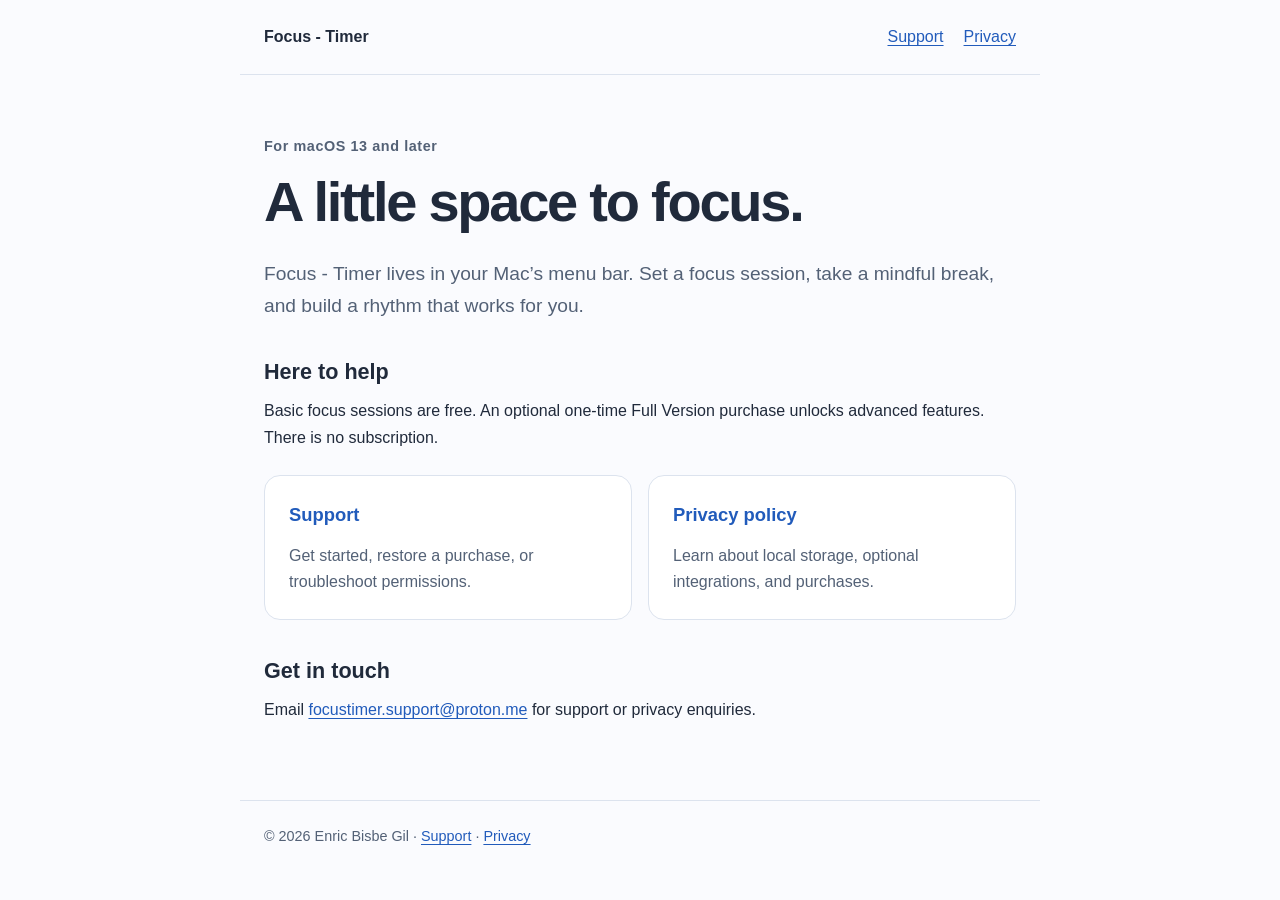
<file: index.html>
<!doctype html>
<html lang="en">
<head>
  <meta charset="utf-8">
  <meta name="viewport" content="width=device-width, initial-scale=1">
  <meta name="description" content="Support and privacy information for Focus - Timer, a macOS menu-bar focus timer.">
  <title>Focus - Timer</title>
  <link rel="stylesheet" href="styles.css">
</head>
<body>
  <a class="skip-link" href="#main">Skip to content</a>
  <header class="site-header">
    <a class="brand" href="./">Focus - Timer</a>
    <nav aria-label="Main navigation"><a href="support/">Support</a><a href="privacy/">Privacy</a></nav>
  </header>
  <main id="main">
    <p class="eyebrow">For macOS 13 and later</p>
    <h1>A little space to focus.</h1>
    <p class="lead">Focus - Timer lives in your Mac’s menu bar. Set a focus session, take a mindful break, and build a rhythm that works for you.</p>
    <section aria-labelledby="help-heading">
      <h2 id="help-heading">Here to help</h2>
      <p>Basic focus sessions are free. An optional one-time Full Version purchase unlocks advanced features. There is no subscription.</p>
      <div class="cards">
        <a class="card" href="support/"><h3>Support</h3><p>Get started, restore a purchase, or troubleshoot permissions.</p></a>
        <a class="card" href="privacy/"><h3>Privacy policy</h3><p>Learn about local storage, optional integrations, and purchases.</p></a>
      </div>
    </section>
    <section aria-labelledby="contact-heading">
      <h2 id="contact-heading">Get in touch</h2>
      <p>Email <a href="mailto:focustimer.support@proton.me">focustimer.support@proton.me</a> for support or privacy enquiries.</p>
    </section>
  </main>
  <footer>© 2026 Enric Bisbe Gil · <a href="support/">Support</a> · <a href="privacy/">Privacy</a></footer>
</body>
</html>
</file>
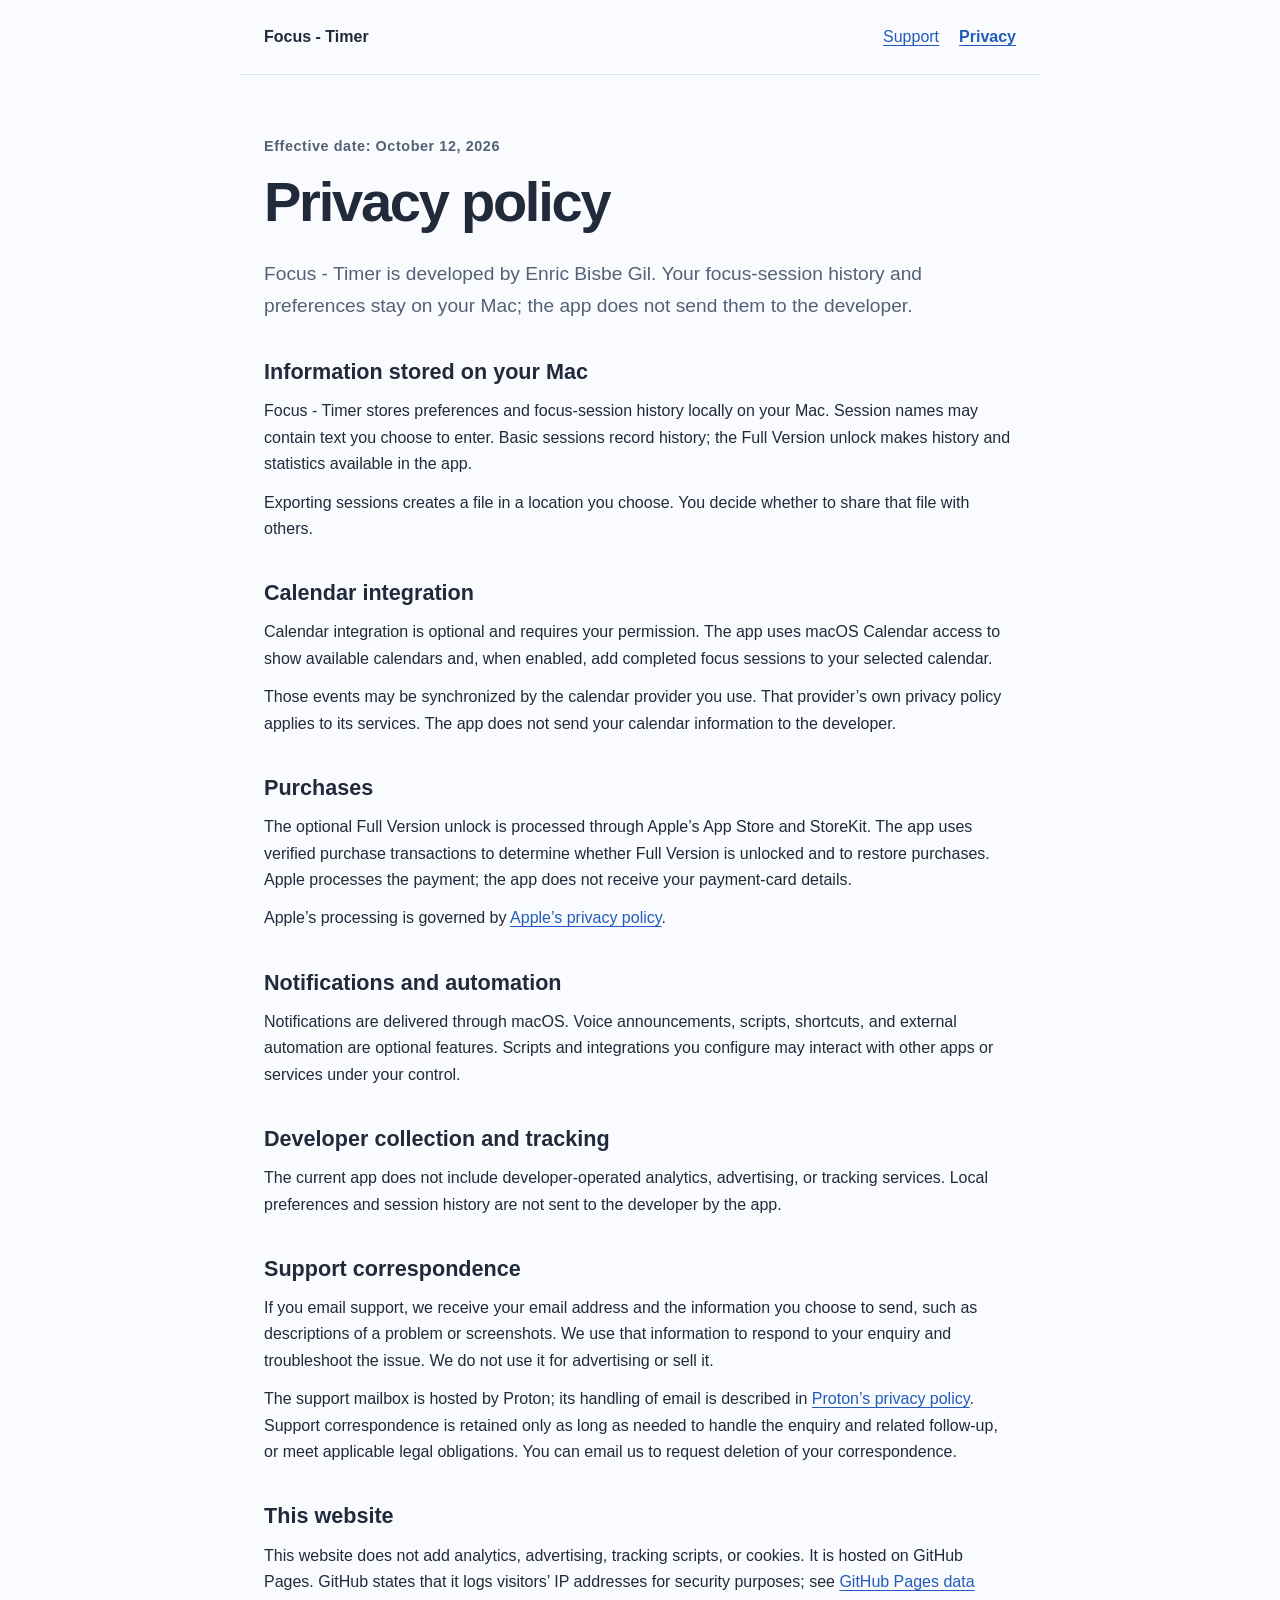
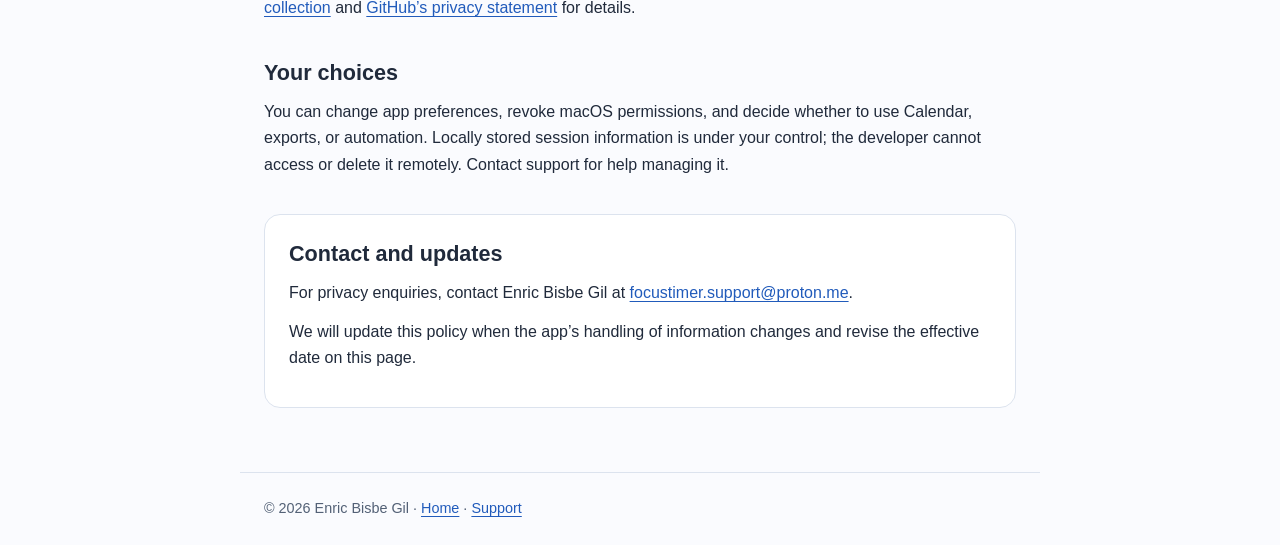
<file: privacy/index.html>
<!doctype html>
<html lang="en">
<head>
  <meta charset="utf-8">
  <meta name="viewport" content="width=device-width, initial-scale=1">
  <meta name="description" content="Focus - Timer privacy policy: local session history and preferences, Calendar permissions, Apple purchases, and support correspondence.">
  <title>Privacy policy · Focus - Timer</title>
  <link rel="stylesheet" href="../styles.css">
</head>
<body>
  <a class="skip-link" href="#main">Skip to content</a>
  <header class="site-header">
    <a class="brand" href="../">Focus - Timer</a>
    <nav aria-label="Main navigation"><a href="../support/">Support</a><a href="./" aria-current="page">Privacy</a></nav>
  </header>
  <main id="main">
    <p class="eyebrow">Effective date: October 12, 2026</p>
    <h1>Privacy policy</h1>
    <p class="lead">Focus - Timer is developed by Enric Bisbe Gil. Your focus-session history and preferences stay on your Mac; the app does not send them to the developer.</p>
    <section>
      <h2>Information stored on your Mac</h2>
      <p>Focus - Timer stores preferences and focus-session history locally on your Mac. Session names may contain text you choose to enter. Basic sessions record history; the Full Version unlock makes history and statistics available in the app.</p>
      <p>Exporting sessions creates a file in a location you choose. You decide whether to share that file with others.</p>
    </section>
    <section>
      <h2>Calendar integration</h2>
      <p>Calendar integration is optional and requires your permission. The app uses macOS Calendar access to show available calendars and, when enabled, add completed focus sessions to your selected calendar.</p>
      <p>Those events may be synchronized by the calendar provider you use. That provider’s own privacy policy applies to its services. The app does not send your calendar information to the developer.</p>
    </section>
    <section>
      <h2>Purchases</h2>
      <p>The optional Full Version unlock is processed through Apple’s App Store and StoreKit. The app uses verified purchase transactions to determine whether Full Version is unlocked and to restore purchases. Apple processes the payment; the app does not receive your payment-card details.</p>
      <p>Apple’s processing is governed by <a href="https://www.apple.com/legal/privacy/">Apple’s privacy policy</a>.</p>
    </section>
    <section>
      <h2>Notifications and automation</h2>
      <p>Notifications are delivered through macOS. Voice announcements, scripts, shortcuts, and external automation are optional features. Scripts and integrations you configure may interact with other apps or services under your control.</p>
    </section>
    <section>
      <h2>Developer collection and tracking</h2>
      <p>The current app does not include developer-operated analytics, advertising, or tracking services. Local preferences and session history are not sent to the developer by the app.</p>
    </section>
    <section>
      <h2>Support correspondence</h2>
      <p>If you email support, we receive your email address and the information you choose to send, such as descriptions of a problem or screenshots. We use that information to respond to your enquiry and troubleshoot the issue. We do not use it for advertising or sell it.</p>
      <p>The support mailbox is hosted by Proton; its handling of email is described in <a href="https://proton.me/legal/privacy">Proton’s privacy policy</a>. Support correspondence is retained only as long as needed to handle the enquiry and related follow-up, or meet applicable legal obligations. You can email us to request deletion of your correspondence.</p>
    </section>
    <section>
      <h2>This website</h2>
      <p>This website does not add analytics, advertising, tracking scripts, or cookies. It is hosted on GitHub Pages. GitHub states that it logs visitors’ IP addresses for security purposes; see <a href="https://docs.github.com/en/pages/getting-started-with-github-pages/about-github-pages#data-collection">GitHub Pages data collection</a> and <a href="https://docs.github.com/en/site-policy/privacy-policies/github-general-privacy-statement">GitHub’s privacy statement</a> for details.</p>
    </section>
    <section>
      <h2>Your choices</h2>
      <p>You can change app preferences, revoke macOS permissions, and decide whether to use Calendar, exports, or automation. Locally stored session information is under your control; the developer cannot access or delete it remotely. Contact support for help managing it.</p>
    </section>
    <section class="contact">
      <h2>Contact and updates</h2>
      <p>For privacy enquiries, contact Enric Bisbe Gil at <a href="mailto:focustimer.support@proton.me">focustimer.support@proton.me</a>.</p>
      <p>We will update this policy when the app’s handling of information changes and revise the effective date on this page.</p>
    </section>
  </main>
  <footer>© 2026 Enric Bisbe Gil · <a href="../">Home</a> · <a href="../support/">Support</a></footer>
</body>
</html>
</file>
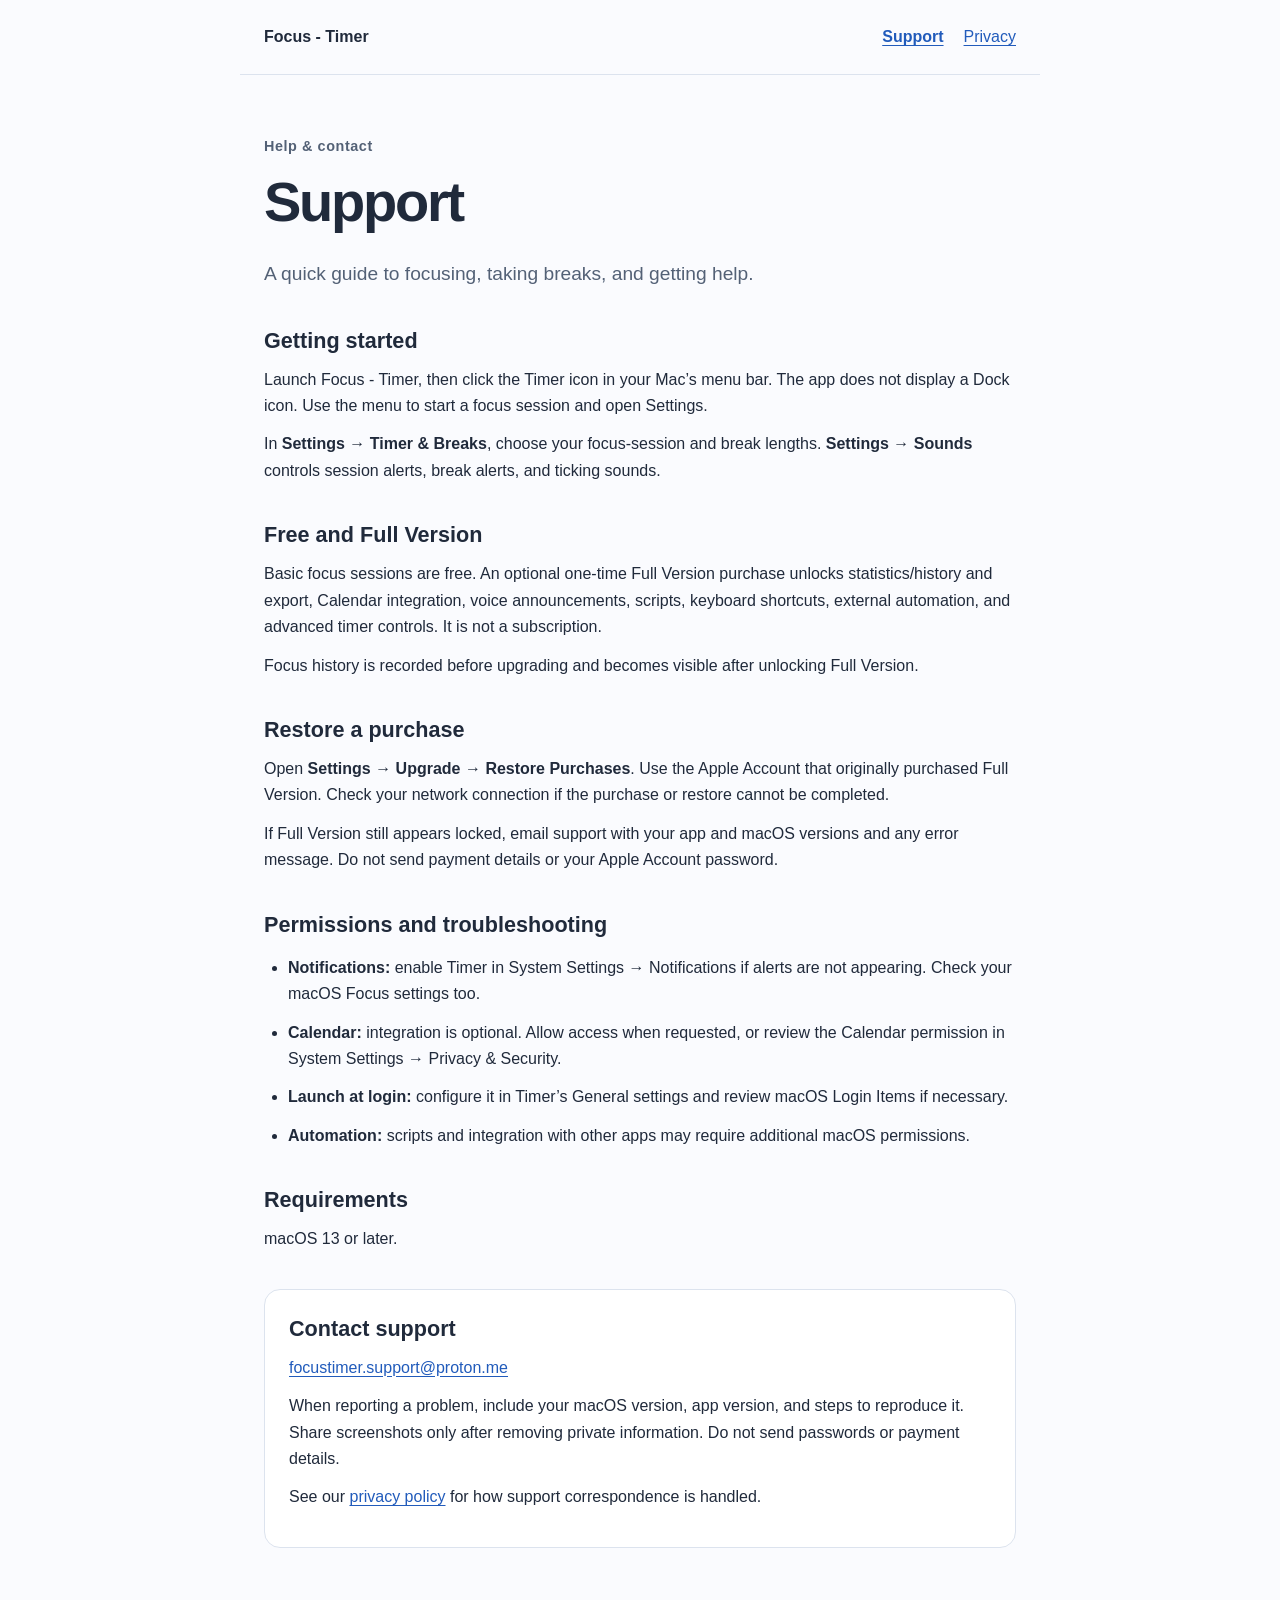
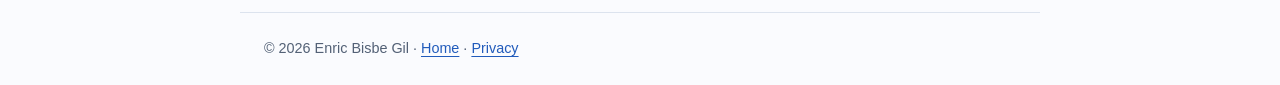
<file: support/index.html>
<!doctype html>
<html lang="en">
<head>
  <meta charset="utf-8">
  <meta name="viewport" content="width=device-width, initial-scale=1">
  <meta name="description" content="Help with Focus - Timer: getting started, restoring purchases, permissions, and contacting support.">
  <title>Support · Focus - Timer</title>
  <link rel="stylesheet" href="../styles.css">
</head>
<body>
  <a class="skip-link" href="#main">Skip to content</a>
  <header class="site-header">
    <a class="brand" href="../">Focus - Timer</a>
    <nav aria-label="Main navigation"><a href="./" aria-current="page">Support</a><a href="../privacy/">Privacy</a></nav>
  </header>
  <main id="main">
    <p class="eyebrow">Help &amp; contact</p>
    <h1>Support</h1>
    <p class="lead">A quick guide to focusing, taking breaks, and getting help.</p>
    <section>
      <h2>Getting started</h2>
      <p>Launch Focus - Timer, then click the Timer icon in your Mac’s menu bar. The app does not display a Dock icon. Use the menu to start a focus session and open Settings.</p>
      <p>In <strong>Settings → Timer &amp; Breaks</strong>, choose your focus-session and break lengths. <strong>Settings → Sounds</strong> controls session alerts, break alerts, and ticking sounds.</p>
    </section>
    <section>
      <h2>Free and Full Version</h2>
      <p>Basic focus sessions are free. An optional one-time Full Version purchase unlocks statistics/history and export, Calendar integration, voice announcements, scripts, keyboard shortcuts, external automation, and advanced timer controls. It is not a subscription.</p>
      <p>Focus history is recorded before upgrading and becomes visible after unlocking Full Version.</p>
    </section>
    <section>
      <h2>Restore a purchase</h2>
      <p>Open <strong>Settings → Upgrade → Restore Purchases</strong>. Use the Apple Account that originally purchased Full Version. Check your network connection if the purchase or restore cannot be completed.</p>
      <p>If Full Version still appears locked, email support with your app and macOS versions and any error message. Do not send payment details or your Apple Account password.</p>
    </section>
    <section>
      <h2>Permissions and troubleshooting</h2>
      <ul>
        <li><strong>Notifications:</strong> enable Timer in System Settings → Notifications if alerts are not appearing. Check your macOS Focus settings too.</li>
        <li><strong>Calendar:</strong> integration is optional. Allow access when requested, or review the Calendar permission in System Settings → Privacy &amp; Security.</li>
        <li><strong>Launch at login:</strong> configure it in Timer’s General settings and review macOS Login Items if necessary.</li>
        <li><strong>Automation:</strong> scripts and integration with other apps may require additional macOS permissions.</li>
      </ul>
    </section>
    <section><h2>Requirements</h2><p>macOS 13 or later.</p></section>
    <section class="contact">
      <h2>Contact support</h2>
      <p><a href="mailto:focustimer.support@proton.me">focustimer.support@proton.me</a></p>
      <p>When reporting a problem, include your macOS version, app version, and steps to reproduce it. Share screenshots only after removing private information. Do not send passwords or payment details.</p>
      <p>See our <a href="../privacy/">privacy policy</a> for how support correspondence is handled.</p>
    </section>
  </main>
  <footer>© 2026 Enric Bisbe Gil · <a href="../">Home</a> · <a href="../privacy/">Privacy</a></footer>
</body>
</html>
</file>
<file: styles.css>
:root {
  color-scheme: light dark;
  --background: #fafbfe;
  --surface: #ffffff;
  --text: #202a3b;
  --muted: #536176;
  --accent: #215bbb;
  --border: #dce3ee;
  font-family: -apple-system, BlinkMacSystemFont, "Segoe UI", sans-serif;
  line-height: 1.65;
}
* { box-sizing: border-box; }
body { margin: 0; background: var(--background); color: var(--text); }
a { color: var(--accent); text-underline-offset: 0.2em; overflow-wrap: anywhere; }
a:hover { text-decoration-thickness: 0.15em; }
a:focus-visible { outline: 3px solid var(--accent); outline-offset: 5px; border-radius: 3px; }
.site-header, main, footer { max-width: 800px; margin-inline: auto; padding-inline: 24px; }
.site-header { display: flex; align-items: center; justify-content: space-between; gap: 20px; padding-block: 24px; border-bottom: 1px solid var(--border); }
.brand { color: var(--text); font-weight: 750; text-decoration: none; }
nav { display: flex; gap: 20px; }
nav a[aria-current="page"] { font-weight: 700; }
main { padding-block: 48px 64px; }
.eyebrow { color: var(--muted); font-size: 0.9rem; font-weight: 650; letter-spacing: 0.04em; }
h1 { font-size: clamp(2.3rem, 6vw, 3.5rem); line-height: 1.12; letter-spacing: -0.04em; margin: 12px 0 24px; }
.lead { font-size: 1.2rem; color: var(--muted); }
section { margin-top: 36px; }
h2 { font-size: 1.35rem; line-height: 1.35; margin-bottom: 12px; }
h3 { margin: 0 0 8px; font-size: 1.15rem; }
p { margin-block: 12px; }
ul { padding-left: 24px; }
li { margin-block: 12px; }
.cards { display: grid; grid-template-columns: repeat(2, minmax(0, 1fr)); gap: 16px; margin-top: 24px; }
.card, .contact { background: var(--surface); border: 1px solid var(--border); border-radius: 16px; padding: 24px; }
.card { text-decoration: none; }
.card p { color: var(--muted); margin-bottom: 0; }
.card:hover { border-color: var(--accent); }
.contact h2 { margin-top: 0; }
footer { color: var(--muted); font-size: 0.9rem; padding-block: 24px; border-top: 1px solid var(--border); }
.skip-link { position: absolute; left: 16px; top: -100px; padding: 12px; background: var(--surface); z-index: 1; }
.skip-link:focus { top: 12px; }
@media (max-width: 480px) {
  .site-header { align-items: flex-start; flex-direction: column; gap: 12px; }
  .cards { grid-template-columns: 1fr; }
  main { padding-top: 32px; }
}
@media (prefers-color-scheme: dark) {
  :root { --background: #121824; --surface: #1b2535; --text: #eef2f9; --muted: #b0bed3; --accent: #96bcff; --border: #35445a; }
}
</file>
